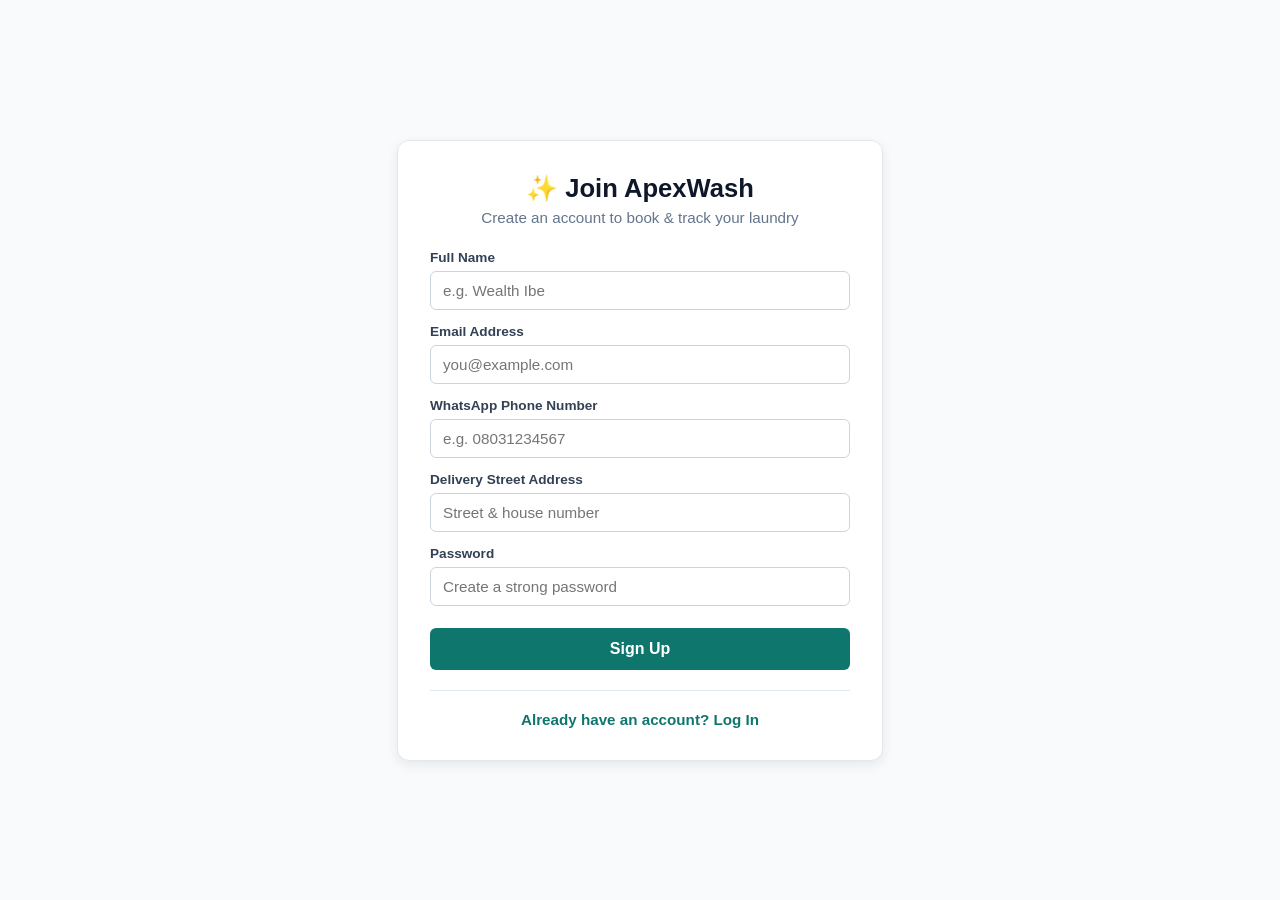
<file: templates/signup.html>
<!DOCTYPE html>
<html lang="en">
<head>
    <meta charset="UTF-8">
    <meta name="viewport" content="width=device-width, initial-scale=1.0">
    <title>Create Account - ApexWash</title>
    <style>
        body {
            font-family: -apple-system, BlinkMacSystemFont, "Segoe UI", Roboto, sans-serif;
            background-color: #f8fafc;
            color: #1e293b;
            display: flex;
            justify-content: center;
            align-items: center;
            min-height: 100vh;
            margin: 0;
            padding: 20px;
            box-sizing: border-box;
        }
        .signup-card {
            background: white;
            width: 100%;
            max-width: 420px;
            padding: 32px;
            border-radius: 12px;
            box-shadow: 0 4px 12px rgba(0, 0, 0, 0.08);
            border: 1px solid #e2e8f0;
        }
        .signup-card h1 {
            margin: 0 0 6px 0;
            font-size: 1.6rem;
            text-align: center;
            color: #0f172a;
        }
        .signup-card p.subtitle {
            margin: 0 0 24px 0;
            text-align: center;
            color: #64748b;
            font-size: 0.95rem;
        }
        .form-group {
            margin-bottom: 14px;
        }
        .form-group label {
            display: block;
            font-size: 0.85rem;
            font-weight: 600;
            margin-bottom: 6px;
            color: #334155;
        }
        .form-group input {
            width: 100%;
            padding: 10px 12px;
            border: 1px solid #cbd5e1;
            border-radius: 6px;
            font-size: 0.95rem;
            box-sizing: border-box;
        }
        .btn-submit {
            width: 100%;
            background-color: #0f766e;
            color: white;
            border: none;
            padding: 12px;
            font-size: 1rem;
            font-weight: 600;
            border-radius: 6px;
            cursor: pointer;
            margin-top: 8px;
        }
        .btn-submit:hover {
            background-color: #115e59;
        }
        .divider {
            border-top: 1px solid #e2e8f0;
            margin: 20px 0;
            text-align: center;
        }
        .login-link {
            display: block;
            text-align: center;
            color: #0f766e;
            text-decoration: none;
            font-weight: 600;
            font-size: 0.95rem;
        }
        .login-link:hover {
            text-decoration: underline;
        }
    </style>
</head>
<body>
    <div class="signup-card">
        <h1>✨ Join ApexWash</h1>
        <p class="subtitle">Create an account to book & track your laundry</p>

        <form action="/signup" method="POST">
            <div class="form-group">
                <label>Full Name</label>
                <input type="text" name="full_name" placeholder="e.g. Wealth Ibe" required>
            </div>
            <div class="form-group">
                <label>Email Address</label>
                <input type="email" name="email" placeholder="you@example.com" required>
            </div>
            <div class="form-group">
                <label>WhatsApp Phone Number</label>
                <input type="text" name="phone" placeholder="e.g. 08031234567" required>
            </div>
            <div class="form-group">
                <label>Delivery Street Address</label>
                <input type="text" name="address" placeholder="Street & house number" required>
            </div>
            <div class="form-group">
                <label>Password</label>
                <input type="password" name="password" placeholder="Create a strong password" required>
            </div>
            <button type="submit" class="btn-submit">Sign Up</button>
        </form>

        <div class="divider"></div>
        <a href="/" class="login-link">Already have an account? Log In</a>
    </div>
</body>
</html>
</file>
